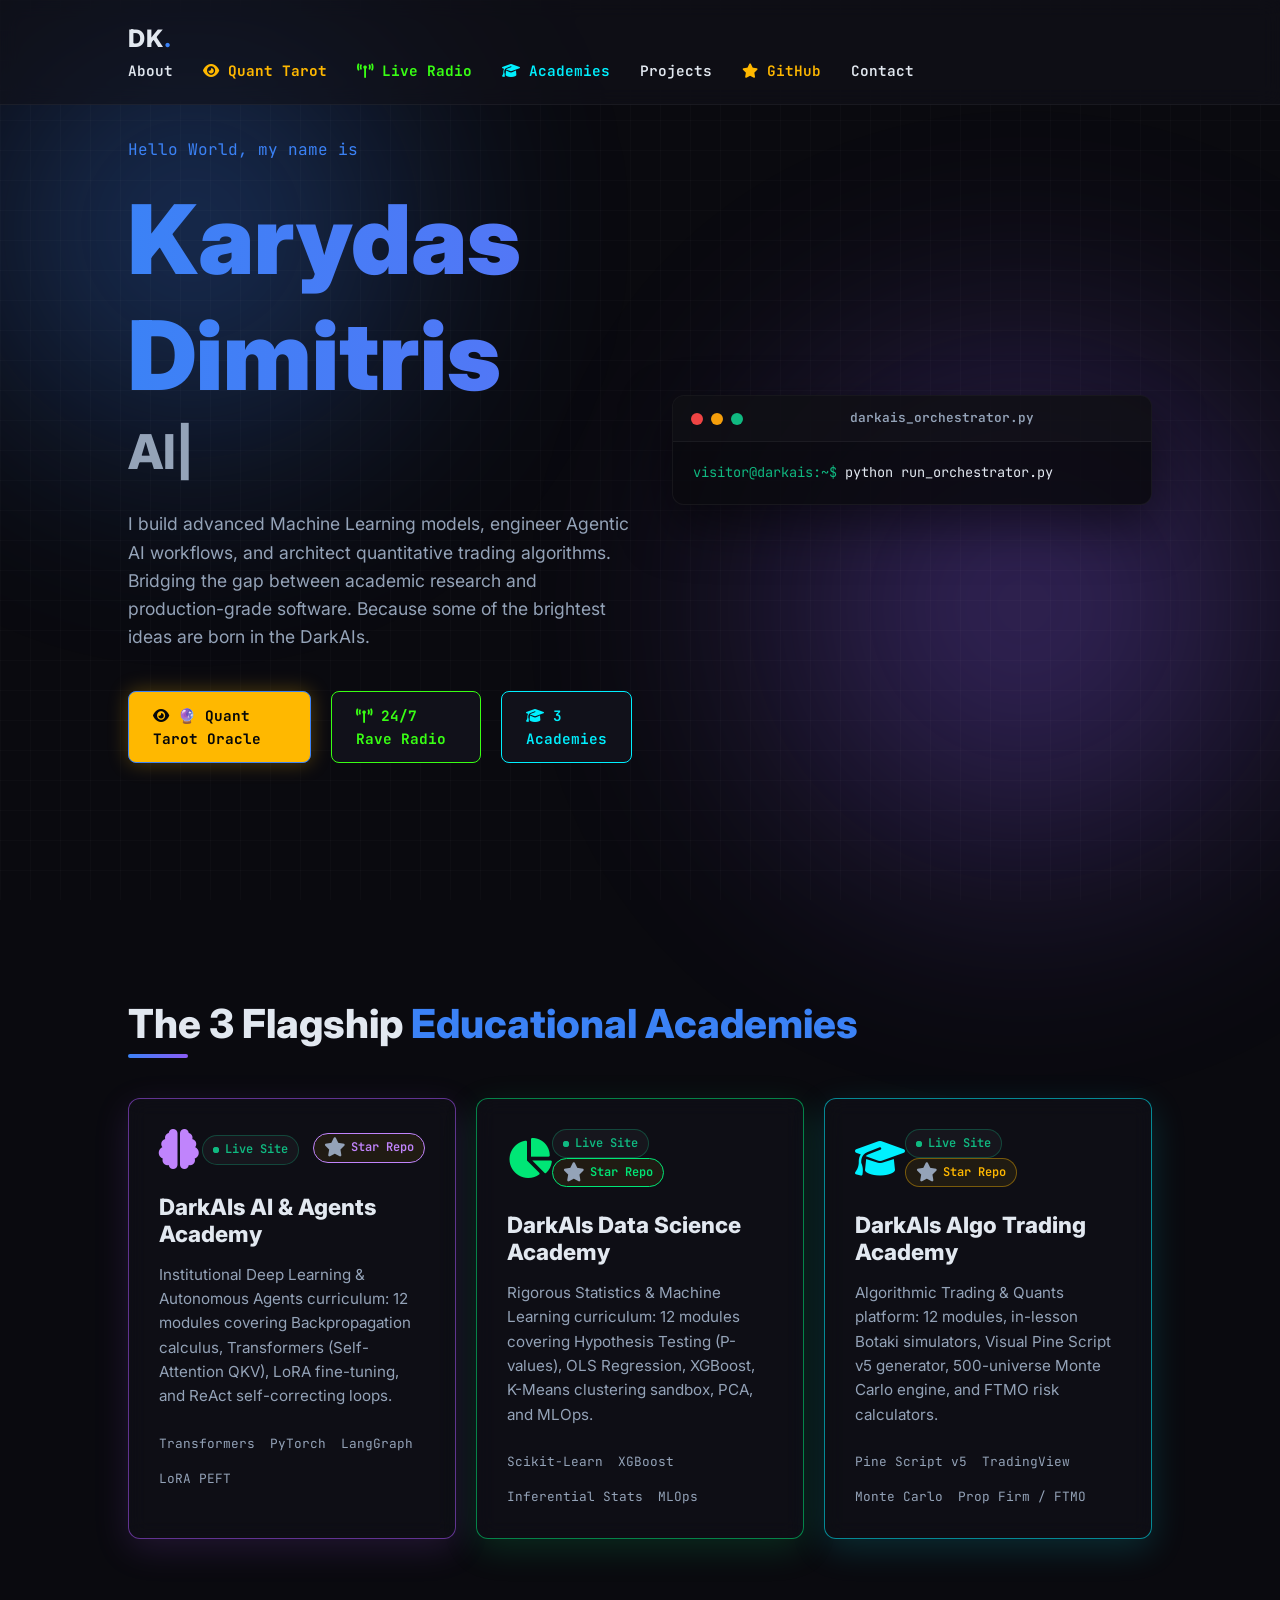
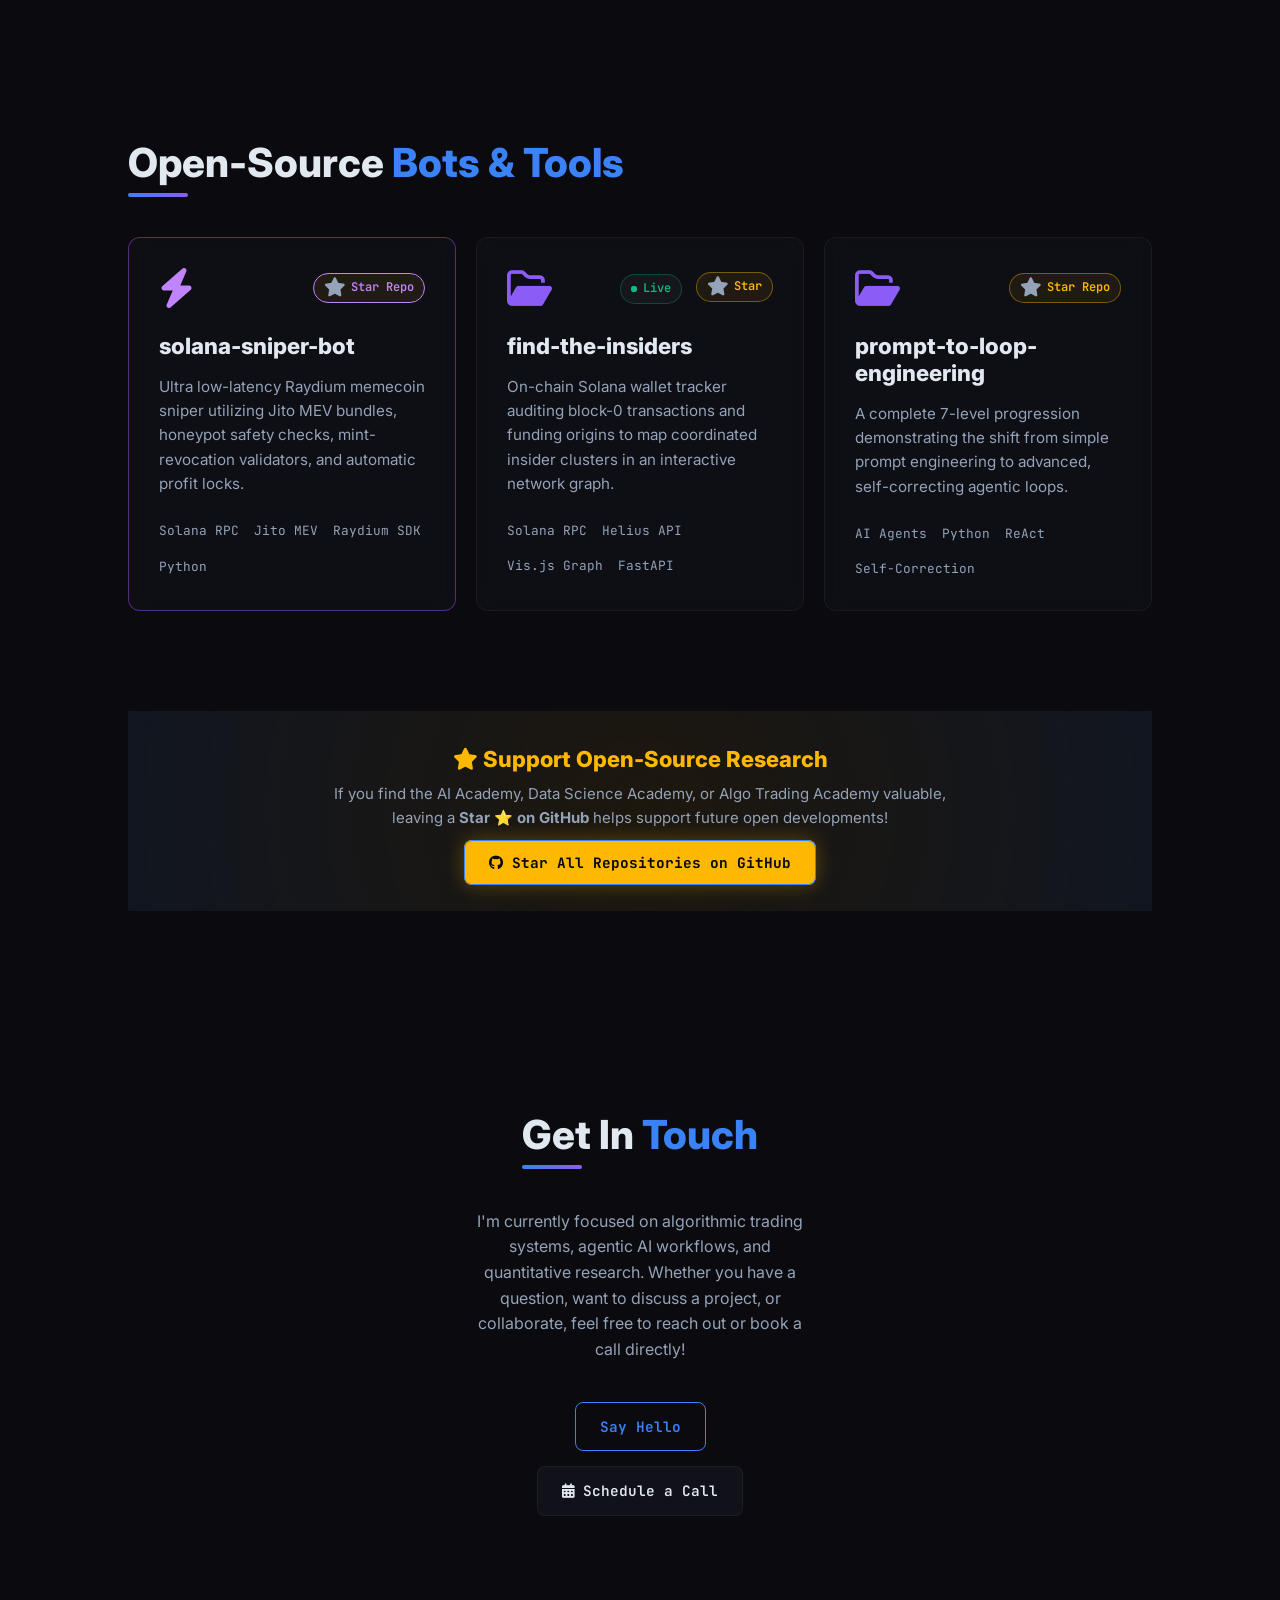
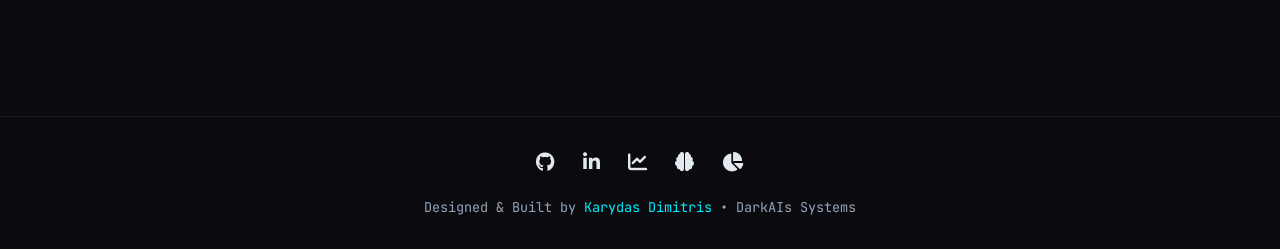
<file: index.html>
<!DOCTYPE html>
<html lang="en">
<head>
    <meta charset="UTF-8">
    <meta name="viewport" content="width=device-width, initial-scale=1.0">
    <title>Dimitris Karydas | AI, Quantitative Finance & Data Science Portfolio</title>
    <!-- Google Fonts: Inter & JetBrains Mono -->
    <link rel="preconnect" href="https://fonts.googleapis.com">
    <link rel="preconnect" href="https://fonts.gstatic.com" crossorigin>
    <link href="https://fonts.googleapis.com/css2?family=Inter:wght@300;400;600;800&family=JetBrains+Mono:wght@400;700&family=Orbitron:wght@600;800&display=swap" rel="stylesheet">
    <!-- FontAwesome for icons -->
    <link rel="stylesheet" href="https://cdnjs.cloudflare.com/ajax/libs/font-awesome/6.4.0/css/all.min.css">
    <link rel="stylesheet" href="style.css">
</head>
<body>
    <!-- Background Animated Particles / Gradients -->
    <div class="bg-gradient-1"></div>
    <div class="bg-gradient-2"></div>
    <div class="grid-overlay"></div>

    <header>
        <nav>
            <div class="logo">DK<span class="dot">.</span></div>
            <ul class="nav-links">
                <li><a href="#about">About</a></li>
                <li><a href="https://karidasd.github.io/quant-tarot/" target="_blank" style="color:#FFB800; font-weight:700;"><i class="fas fa-eye"></i> Quant Tarot</a></li>
                <li><a href="https://karidasd.github.io/darkais-web-radio/" target="_blank" style="color:#39FF14; font-weight:700;"><i class="fas fa-broadcast-tower"></i> Live Radio</a></li>
                <li><a href="#academies" style="color:#00F0FF; font-weight:600;"><i class="fas fa-graduation-cap"></i> Academies</a></li>
                <li><a href="#projects">Projects</a></li>
                <li><a href="https://github.com/karidasd" target="_blank" style="color:#FFB800; font-weight:600;"><i class="fas fa-star"></i> GitHub</a></li>
                <li><a href="#contact">Contact</a></li>
            </ul>
        </nav>
    </header>

    <main>
        <!-- HERO SECTION -->
        <section id="hero" class="hero">
            <div class="hero-container">
                <div class="hero-content">
                    <p class="greeting">Hello World, my name is</p>
                    <h1 class="name">Karydas Dimitris</h1>
                    <h2 class="title type-wrap">
                        <span id="typed-text"></span><span class="cursor">|</span>
                    </h2>
                    <p class="description">
                        I build advanced Machine Learning models, engineer Agentic AI workflows, and architect quantitative trading algorithms. Bridging the gap between academic research and production-grade software. Because some of the brightest ideas are born in the DarkAIs.
                    </p>
                    <div class="hero-buttons">
                        <a href="https://karidasd.github.io/quant-tarot/" target="_blank" class="btn btn-primary" style="background:#FFB800; color:#05070A; box-shadow:0 0 20px rgba(255,184,0,0.3); font-weight:bold;"><i class="fas fa-eye"></i> 🔮 Quant Tarot Oracle</a>
                        <a href="https://karidasd.github.io/darkais-web-radio/" target="_blank" class="btn btn-secondary" style="border-color:#39FF14; color:#39FF14; font-weight:bold;"><i class="fas fa-broadcast-tower"></i> 24/7 Rave Radio</a>
                        <a href="#academies" class="btn btn-secondary" style="border-color:#00F0FF; color:#00F0FF;"><i class="fas fa-graduation-cap"></i> 3 Academies</a>
                    </div>
                </div>
                <div class="hero-terminal glass-card">
                    <div class="terminal-header">
                        <span class="dot red"></span>
                        <span class="dot yellow"></span>
                        <span class="dot green"></span>
                        <span class="terminal-title">darkais_orchestrator.py</span>
                    </div>
                    <div class="terminal-body" id="terminal-body">
                        <span class="t-green">visitor@darkais:~$</span> python run_orchestrator.py<br>
                        <span class="t-blue">[INFO]</span> Initializing DarkAIs Quant & AI Ecosystem...<br>
                        <span class="t-yellow">[ACADEMIES]</span> Online: Algo Trading, AI & Agents, Data Science...<br>
                        <span class="t-green">[SUCCESS]</span> 36 Deep Modules & Interactive Sandboxes Ready.<br>
                        <span class="t-green">visitor@darkais:~$</span> <span class="blink-cursor">_</span>
                    </div>
                </div>
            </div>
        </section>

        <!-- THE 3 FLAGSHIP ACADEMIES SECTION -->
        <section id="academies" class="projects section">
            <h2 class="section-title">The 3 Flagship <span>Educational Academies</span></h2>
            <div class="projects-grid">
                
                <!-- Academy 1: AI & Agents Academy -->
                <div class="project-card" style="border-color: rgba(168, 85, 247, 0.55); box-shadow: 0 10px 35px rgba(168, 85, 247, 0.15);">
                    <div class="project-content">
                        <div class="project-header">
                            <i class="fas fa-brain folder-icon" style="color:#C084FC;"></i>
                            <div class="project-links">
                                <a href="https://karidasd.github.io/ai-academy/" target="_blank" class="live-indicator live"><span class="dot-blink green"></span> Live Site</a>
                                <a href="https://github.com/karidasd/ai-academy" target="_blank" class="star-cta-btn" style="border-color:#C084FC; color:#C084FC;"><i class="fas fa-star"></i> Star Repo</a>
                            </div>
                        </div>
                        <h3 class="project-title" style="color:#C084FC;"><a href="https://karidasd.github.io/ai-academy/" target="_blank">DarkAIs AI & Agents Academy</a></h3>
                        <p class="project-desc">Institutional Deep Learning & Autonomous Agents curriculum: 12 modules covering Backpropagation calculus, Transformers (Self-Attention QKV), LoRA fine-tuning, and ReAct self-correcting loops.</p>
                        <ul class="project-tech-list">
                            <li>Transformers</li>
                            <li>PyTorch</li>
                            <li>LangGraph</li>
                            <li>LoRA PEFT</li>
                        </ul>
                    </div>
                </div>

                <!-- Academy 2: Data Science & ML Academy -->
                <div class="project-card" style="border-color: rgba(0, 230, 118, 0.55); box-shadow: 0 10px 35px rgba(0, 230, 118, 0.15);">
                    <div class="project-content">
                        <div class="project-header">
                            <i class="fas fa-chart-pie folder-icon" style="color:#00E676;"></i>
                            <div class="project-links">
                                <a href="https://karidasd.github.io/data-science-academy/" target="_blank" class="live-indicator live"><span class="dot-blink green"></span> Live Site</a>
                                <a href="https://github.com/karidasd/data-science-academy" target="_blank" class="star-cta-btn" style="border-color:#00E676; color:#00E676;"><i class="fas fa-star"></i> Star Repo</a>
                            </div>
                        </div>
                        <h3 class="project-title" style="color:#00E676;"><a href="https://karidasd.github.io/data-science-academy/" target="_blank">DarkAIs Data Science Academy</a></h3>
                        <p class="project-desc">Rigorous Statistics & Machine Learning curriculum: 12 modules covering Hypothesis Testing (P-values), OLS Regression, XGBoost, K-Means clustering sandbox, PCA, and MLOps.</p>
                        <ul class="project-tech-list">
                            <li>Scikit-Learn</li>
                            <li>XGBoost</li>
                            <li>Inferential Stats</li>
                            <li>MLOps</li>
                        </ul>
                    </div>
                </div>

                <!-- Academy 3: Algo Trading Academy -->
                <div class="project-card" style="border-color: rgba(0, 240, 255, 0.55); box-shadow: 0 10px 35px rgba(0, 240, 255, 0.15);">
                    <div class="project-content">
                        <div class="project-header">
                            <i class="fas fa-graduation-cap folder-icon" style="color:#00F0FF;"></i>
                            <div class="project-links">
                                <a href="https://karidasd.github.io/algo-trading-academy/" target="_blank" class="live-indicator live"><span class="dot-blink green"></span> Live Site</a>
                                <a href="https://github.com/karidasd/algo-trading-academy" target="_blank" class="star-cta-btn"><i class="fas fa-star"></i> Star Repo</a>
                            </div>
                        </div>
                        <h3 class="project-title" style="color:#00F0FF;"><a href="https://karidasd.github.io/algo-trading-academy/" target="_blank">DarkAIs Algo Trading Academy</a></h3>
                        <p class="project-desc">Algorithmic Trading & Quants platform: 12 modules, in-lesson Botaki simulators, Visual Pine Script v5 generator, 500-universe Monte Carlo engine, and FTMO risk calculators.</p>
                        <ul class="project-tech-list">
                            <li>Pine Script v5</li>
                            <li>TradingView</li>
                            <li>Monte Carlo</li>
                            <li>Prop Firm / FTMO</li>
                        </ul>
                    </div>
                </div>

            </div>
        </section>

        <!-- FEATURED APPS & BOTS -->
        <section id="projects" class="projects section">
            <h2 class="section-title">Open-Source <span>Bots & Tools</span></h2>
            <div class="projects-grid">
                
                <!-- Project: Solana Sniper Bot -->
                <div class="project-card" style="border-color: rgba(168, 85, 247, 0.45);">
                    <div class="project-content">
                        <div class="project-header">
                            <i class="fas fa-bolt folder-icon" style="color:#C084FC;"></i>
                            <div class="project-links">
                                <a href="https://github.com/karidasd/solana-sniper-bot" target="_blank" class="star-cta-btn" style="border-color:#C084FC; color:#C084FC;"><i class="fas fa-star"></i> Star Repo</a>
                            </div>
                        </div>
                        <h3 class="project-title" style="color:#C084FC;"><a href="https://github.com/karidasd/solana-sniper-bot" target="_blank">solana-sniper-bot</a></h3>
                        <p class="project-desc">Ultra low-latency Raydium memecoin sniper utilizing Jito MEV bundles, honeypot safety checks, mint-revocation validators, and automatic profit locks.</p>
                        <ul class="project-tech-list">
                            <li>Solana RPC</li>
                            <li>Jito MEV</li>
                            <li>Raydium SDK</li>
                            <li>Python</li>
                        </ul>
                    </div>
                </div>

                <!-- Project: Find The Insiders -->
                <div class="project-card">
                    <div class="project-content">
                        <div class="project-header">
                            <i class="far fa-folder-open folder-icon"></i>
                            <div class="project-links">
                                <a href="https://find-the-insiders.onrender.com" target="_blank" class="live-indicator live"><span class="dot-blink green"></span> Live</a>
                                <a href="https://github.com/karidasd/find-the-insiders" target="_blank" class="star-cta-btn"><i class="fas fa-star"></i> Star</a>
                            </div>
                        </div>
                        <h3 class="project-title"><a href="https://github.com/karidasd/find-the-insiders" target="_blank">find-the-insiders</a></h3>
                        <p class="project-desc">On-chain Solana wallet tracker auditing block-0 transactions and funding origins to map coordinated insider clusters in an interactive network graph.</p>
                        <ul class="project-tech-list">
                            <li>Solana RPC</li>
                            <li>Helius API</li>
                            <li>Vis.js Graph</li>
                            <li>FastAPI</li>
                        </ul>
                    </div>
                </div>

                <!-- Project: Prompt-to-Loop -->
                <div class="project-card">
                    <div class="project-content">
                        <div class="project-header">
                            <i class="far fa-folder-open folder-icon"></i>
                            <div class="project-links">
                                <a href="https://github.com/karidasd/prompt-to-loop-engineering" target="_blank" class="star-cta-btn"><i class="fas fa-star"></i> Star Repo</a>
                            </div>
                        </div>
                        <h3 class="project-title"><a href="https://github.com/karidasd/prompt-to-loop-engineering" target="_blank">prompt-to-loop-engineering</a></h3>
                        <p class="project-desc">A complete 7-level progression demonstrating the shift from simple prompt engineering to advanced, self-correcting agentic loops.</p>
                        <ul class="project-tech-list">
                            <li>AI Agents</li>
                            <li>Python</li>
                            <li>ReAct</li>
                            <li>Self-Correction</li>
                        </ul>
                    </div>
                </div>

            </div>
        </section>

        <!-- STAR ECOSYSTEM CALLOUT BANNER -->
        <section class="section" style="padding-top:0;">
            <div class="glass-card" style="text-align:center; padding: 35px 20px; border-color: rgba(255, 184, 0, 0.4); background: radial-gradient(circle at 50% 50%, rgba(255, 184, 0, 0.08) 0%, rgba(18, 23, 34, 0.95) 100%);">
                <h3 style="font-size: 22px; color: #FFB800; margin-bottom: 10px;"><i class="fas fa-star"></i> Support Open-Source Research</h3>
                <p style="color: #94A3B8; max-width: 650px; margin: 0 auto 20px; font-size: 15px;">If you find the AI Academy, Data Science Academy, or Algo Trading Academy valuable, leaving a <strong>Star ⭐ on GitHub</strong> helps support future open developments!</p>
                <a href="https://github.com/karidasd?tab=repositories" target="_blank" class="btn btn-primary" style="background:#FFB800; color:#05070A; font-weight:bold; box-shadow:0 0 20px rgba(255,184,0,0.3);"><i class="fab fa-github"></i> Star All Repositories on GitHub</a>
            </div>
        </section>

        <!-- CONTACT SECTION -->
        <section id="contact" class="contact section">
            <h2 class="section-title">Get In <span>Touch</span></h2>
            <p>I'm currently focused on algorithmic trading systems, agentic AI workflows, and quantitative research. Whether you have a question, want to discuss a project, or collaborate, feel free to reach out or book a call directly!</p>
            <div style="display: flex; gap: 15px; justify-content: center; margin-top: 20px; flex-wrap: wrap;">
                <a href="mailto:karidasdimitris23@gmail.com" class="btn btn-primary">Say Hello</a>
                <a href="https://calendly.com/karidasdimitris23" target="_blank" class="btn btn-secondary" style="display: flex; align-items: center; gap: 8px;"><i class="fas fa-calendar-alt"></i> Schedule a Call</a>
            </div>
        </section>
    </main>

    <footer>
        <div class="social-links">
            <a href="https://github.com/karidasd" target="_blank"><i class="fab fa-github"></i></a>
            <a href="https://www.linkedin.com/in/dimitris-karydas-04638362/" target="_blank"><i class="fab fa-linkedin-in"></i></a>
            <a href="https://karidasd.github.io/algo-trading-academy/" target="_blank" title="Trading Academy"><i class="fas fa-chart-line"></i></a>
            <a href="https://karidasd.github.io/ai-academy/" target="_blank" title="AI Academy"><i class="fas fa-brain"></i></a>
            <a href="https://karidasd.github.io/data-science-academy/" target="_blank" title="Data Science Academy"><i class="fas fa-chart-pie"></i></a>
        </div>
        <p>Designed & Built by <a href="https://github.com/karidasd" target="_blank" style="color:#00F0FF;">Karydas Dimitris</a> • DarkAIs Systems</p>
    </footer>

    <script src="script.js"></script>
</body>
</html>
</file>
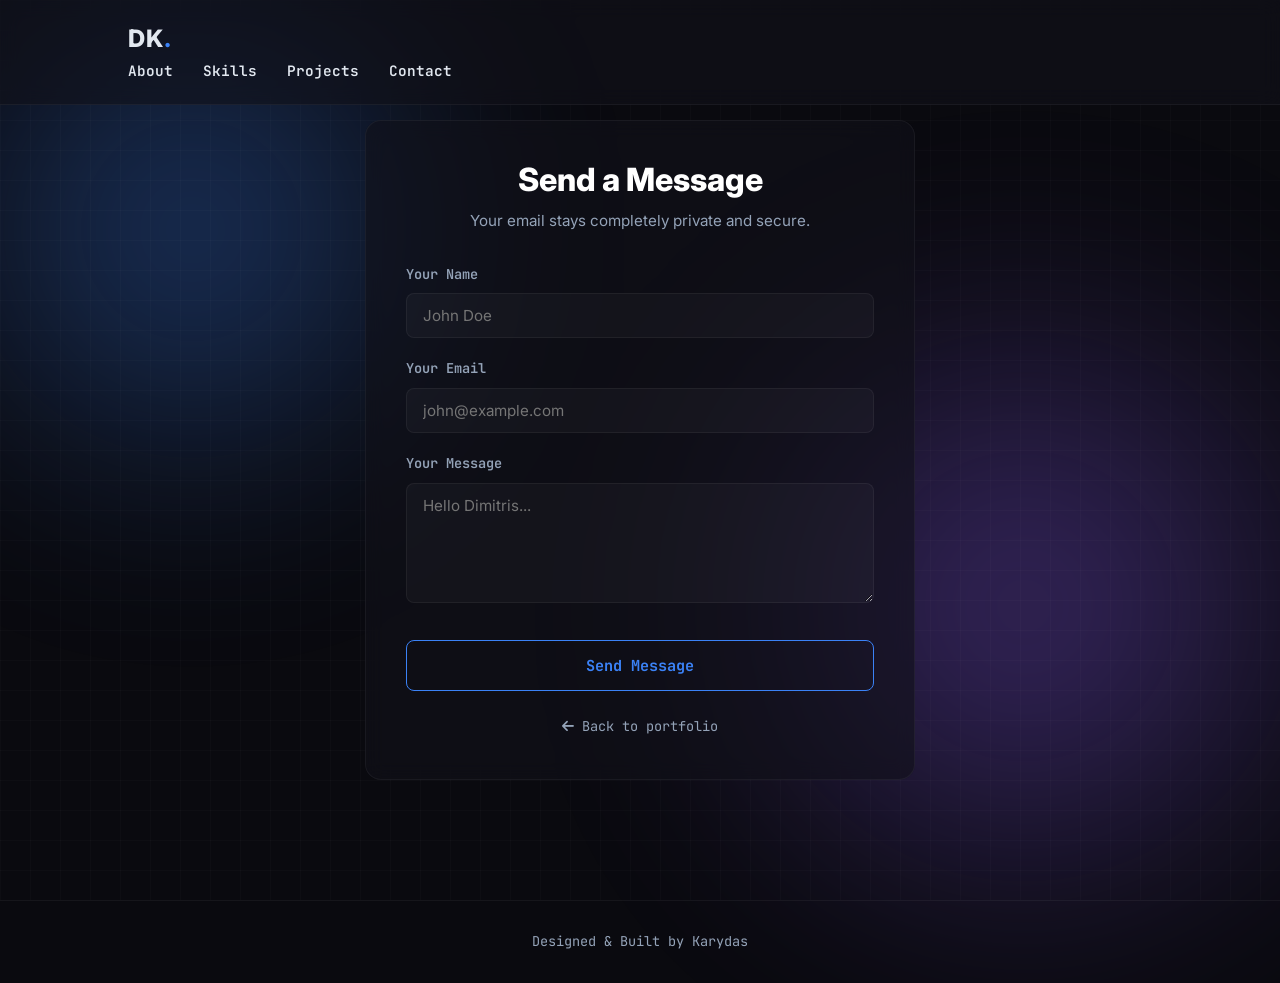
<file: contact.html>
<!DOCTYPE html>
<html lang="en">
<head>
    <meta charset="UTF-8">
    <meta name="viewport" content="width=device-width, initial-scale=1.0">
    <title>Contact | Karydas Dimitris</title>
    <!-- Google Fonts: Inter -->
    <link rel="preconnect" href="https://fonts.googleapis.com">
    <link rel="preconnect" href="https://fonts.gstatic.com" crossorigin>
    <link href="https://fonts.googleapis.com/css2?family=Inter:wght@300;400;600;800&family=JetBrains+Mono:wght@400;700&display=swap" rel="stylesheet">
    <!-- FontAwesome for icons -->
    <link rel="stylesheet" href="https://cdnjs.cloudflare.com/ajax/libs/font-awesome/6.4.0/css/all.min.css">
    <link rel="stylesheet" href="style.css">
    <style>
        .contact-container {
            min-height: 100vh;
            display: flex;
            align-items: center;
            justify-content: center;
            padding: 80px 10%;
        }
        .contact-form-card {
            width: 100%;
            max-width: 550px;
            backdrop-filter: blur(10px);
            border-radius: 16px;
            padding: 40px;
            border: 1px solid var(--glass-border);
            background: var(--glass-bg);
            transition: all 0.3s ease;
        }
        .contact-form-card:hover {
            box-shadow: 0 15px 35px rgba(59, 130, 246, 0.15), 0 0 25px rgba(139, 92, 246, 0.15);
            background: linear-gradient(var(--bg-dark), var(--bg-dark)) padding-box,
                        linear-gradient(135deg, var(--accent-primary), var(--accent-secondary)) border-box;
            border: 1px solid transparent;
        }
        .form-header {
            text-align: center;
            margin-bottom: 30px;
        }
        .form-header h1 {
            font-size: 2rem;
            font-weight: 800;
            margin-bottom: 10px;
            color: #fff;
        }
        .form-header p {
            color: var(--text-secondary);
            font-size: 0.95rem;
        }
        .form-group {
            margin-bottom: 20px;
            text-align: left;
        }
        .form-group label {
            display: block;
            font-size: 0.85rem;
            color: var(--text-secondary);
            margin-bottom: 8px;
            font-family: var(--font-mono);
            font-weight: 600;
        }
        .form-control {
            width: 100%;
            padding: 12px 16px;
            background: rgba(255, 255, 255, 0.03);
            border: 1px solid var(--glass-border);
            border-radius: 8px;
            color: #fff;
            font-family: var(--font-sans);
            font-size: 0.95rem;
            transition: all 0.3s ease;
        }
        .form-control:focus {
            outline: none;
            border-color: var(--accent-primary);
            background: rgba(255, 255, 255, 0.05);
            box-shadow: 0 0 15px rgba(59, 130, 246, 0.15);
        }
        textarea.form-control {
            resize: vertical;
            min-height: 120px;
        }
        .btn-submit {
            width: 100%;
            padding: 14px;
            margin-top: 10px;
            border-radius: 8px;
            border: 1px solid var(--accent-primary);
            background: transparent;
            color: var(--accent-primary);
            font-family: var(--font-mono);
            font-weight: 700;
            font-size: 0.95rem;
            cursor: pointer;
            transition: all 0.3s ease;
        }
        .btn-submit:hover {
            background: rgba(59, 130, 246, 0.1);
            transform: translateY(-2px);
            box-shadow: 0 10px 20px rgba(59, 130, 246, 0.2);
        }
        .back-link {
            display: inline-block;
            margin-top: 25px;
            font-family: var(--font-mono);
            font-size: 0.85rem;
            color: var(--text-secondary);
            transition: color 0.3s ease;
        }
        .back-link:hover {
            color: var(--accent-primary);
        }
        .success-message {
            display: none;
            text-align: center;
            padding: 20px;
        }
        .success-message i {
            font-size: 3rem;
            color: #10b981;
            margin-bottom: 15px;
        }
        .success-message h2 {
            font-size: 1.5rem;
            margin-bottom: 10px;
            color: #fff;
        }
        .success-message p {
            color: var(--text-secondary);
            margin-bottom: 20px;
        }
    </style>
</head>
<body>
    <!-- Background Animated Particles / Gradients -->
    <div class="bg-gradient-1"></div>
    <div class="bg-gradient-2"></div>
    <div class="grid-overlay"></div>

    <header>
        <nav>
            <div class="logo"><a href="index.html">DK<span class="dot">.</span></a></div>
            <ul class="nav-links">
                <li><a href="index.html#about">About</a></li>
                <li><a href="index.html#skills">Skills</a></li>
                <li><a href="index.html#projects">Projects</a></li>
                <li><a href="index.html#contact">Contact</a></li>
            </ul>
        </nav>
    </header>

    <main class="contact-container">
        <div class="contact-form-card">
            
            <div id="form-container">
                <div class="form-header">
                    <h1>Send a Message</h1>
                    <p>Your email stays completely private and secure.</p>
                </div>
                
                <!-- Web3Forms Form -->
                <form action="https://api.web3forms.com/submit" method="POST" id="contact-form">
                    <!-- Web3Forms Access Key -->
                    <input type="hidden" name="access_key" value="7eeeebe1-7ca5-4c06-8895-355fa8e82992">
                    
                    <!-- Email Form Metadata -->
                    <input type="hidden" name="from_name" value="Karydas Dimitris Portfolio">
                    <input type="hidden" name="subject" value="New message from portfolio visitor">
                    
                    <div class="form-group">
                        <label for="name">Your Name</label>
                        <input type="text" name="name" id="name" class="form-control" placeholder="John Doe" required>
                    </div>
                    
                    <div class="form-group">
                        <label for="email">Your Email</label>
                        <input type="email" name="email" id="email" class="form-control" placeholder="john@example.com" required>
                    </div>
                    
                    <div class="form-group">
                        <label for="message">Your Message</label>
                        <textarea name="message" id="message" class="form-control" placeholder="Hello Dimitris..." required></textarea>
                    </div>
                    
                    <!-- Honeypot Spam Protection -->
                    <input type="checkbox" name="botcheck" class="hidden" style="display: none;">
                    
                    <button type="submit" class="btn-submit">Send Message</button>
                </form>
            </div>

            <!-- Success State -->
            <div id="success-state" class="success-message">
                <i class="far fa-check-circle"></i>
                <h2>Message Sent!</h2>
                <p>Thank you for reaching out. I'll get back to you as soon as possible.</p>
                <a href="index.html" class="btn btn-secondary">Back to Home</a>
            </div>

            <div style="text-align: center;">
                <a href="index.html" class="back-link"><i class="fas fa-arrow-left"></i> Back to portfolio</a>
            </div>

        </div>
    </main>

    <footer>
        <p>Designed & Built by Karydas</p>
    </footer>

    <script>
        const form = document.getElementById('contact-form');
        const formContainer = document.getElementById('form-container');
        const successState = document.getElementById('success-state');

        form.addEventListener('submit', function(e) {
            e.preventDefault();
            const formData = new FormData(form);
            const object = Object.fromEntries(formData);
            const json = JSON.stringify(object);

            // Display loading on button
            const btn = form.querySelector('button[type="submit"]');
            const originalText = btn.textContent;
            btn.textContent = "Sending...";
            btn.disabled = true;

            fetch('https://api.web3forms.com/submit', {
                method: 'POST',
                headers: {
                    'Content-Type': 'application/json',
                    'Accept': 'application/json'
                },
                body: json
            })
            .then(async (response) => {
                let json = await response.json();
                if (response.status == 200) {
                    formContainer.style.display = "none";
                    successState.style.display = "block";
                } else {
                    console.log(response);
                    alert(json.message || "Something went wrong!");
                    btn.textContent = originalText;
                    btn.disabled = false;
                }
            })
            .catch(error => {
                console.log(error);
                alert("Form submission failed. Please try again.");
                btn.textContent = originalText;
                btn.disabled = false;
            });
        });
    </script>
</body>
</html>
</file>
<file: style.css>
/* =========================================
   VARIABLES & RESET
========================================= */
:root {
    --bg-dark: #0a0a0f;
    --bg-light: #11111a;
    --text-primary: #e2e8f0;
    --text-secondary: #94a3b8;
    --accent-primary: #3b82f6; /* Blue */
    --accent-secondary: #8b5cf6; /* Purple */
    --glass-bg: rgba(17, 17, 26, 0.6);
    --glass-border: rgba(255, 255, 255, 0.05);
    --font-sans: 'Inter', sans-serif;
    --font-mono: 'JetBrains Mono', monospace;
}

* {
    margin: 0;
    padding: 0;
    box-sizing: border-box;
}

html {
    scroll-behavior: smooth;
}

body {
    background-color: var(--bg-dark);
    color: var(--text-primary);
    font-family: var(--font-sans);
    line-height: 1.6;
    overflow-x: hidden;
    position: relative;
}

/* =========================================
   BACKGROUND ANIMATIONS
========================================= */
.bg-gradient-1, .bg-gradient-2 {
    position: fixed;
    border-radius: 50%;
    filter: blur(100px);
    z-index: -1;
    opacity: 0.4;
    animation: pulse 10s infinite alternate;
}

.bg-gradient-1 {
    top: -10%;
    left: -10%;
    width: 50vw;
    height: 50vw;
    background: radial-gradient(circle, var(--accent-primary) 0%, transparent 70%);
}

.bg-gradient-2 {
    bottom: -10%;
    right: -10%;
    width: 60vw;
    height: 60vw;
    background: radial-gradient(circle, var(--accent-secondary) 0%, transparent 70%);
    animation-delay: 5s;
}

.grid-overlay {
    position: fixed;
    top: 0;
    left: 0;
    width: 100vw;
    height: 100vh;
    background-image: 
        linear-gradient(rgba(255, 255, 255, 0.02) 1px, transparent 1px),
        linear-gradient(90deg, rgba(255, 255, 255, 0.02) 1px, transparent 1px);
    background-size: 30px 30px;
    z-index: -1;
}

@keyframes pulse {
    0% { transform: scale(1) translate(0, 0); opacity: 0.3; }
    100% { transform: scale(1.1) translate(20px, 20px); opacity: 0.5; }
}

/* =========================================
   TYPOGRAPHY & UTILITIES
========================================= */
h1, h2, h3 {
    font-weight: 800;
    line-height: 1.2;
}

a {
    color: var(--text-primary);
    text-decoration: none;
    transition: color 0.3s ease;
}

ul {
    list-style: none;
}

.section {
    padding: 100px 10%;
    max-width: 1400px;
    margin: 0 auto;
}

.section-title {
    font-size: 2.5rem;
    margin-bottom: 50px;
    position: relative;
    display: inline-block;
}

.section-title span {
    color: var(--accent-primary);
}

.section-title::after {
    content: '';
    position: absolute;
    bottom: -10px;
    left: 0;
    width: 60px;
    height: 4px;
    background: linear-gradient(90deg, var(--accent-primary), var(--accent-secondary));
    border-radius: 2px;
}

/* =========================================
   NAVIGATION
========================================= */
header {
    position: fixed;
    top: 0;
    width: 100%;
    padding: 20px 10%;
    background: var(--glass-bg);
    backdrop-filter: blur(10px);
    border-bottom: 1px solid var(--glass-border);
    z-index: 1000;
    display: flex;
    justify-content: space-between;
    align-items: center;
}

.logo {
    font-size: 1.5rem;
    font-weight: 800;
    letter-spacing: 1px;
}

.logo .dot {
    color: var(--accent-primary);
}

.nav-links {
    display: flex;
    gap: 30px;
}

.nav-links a {
    font-family: var(--font-mono);
    font-size: 0.9rem;
    font-weight: 600;
}

.nav-links a:hover {
    color: var(--accent-primary);
}

/* =========================================
   HERO SECTION
========================================= */
.hero {
    min-height: 100vh;
    display: flex;
    align-items: center;
    padding: 0 10%;
    max-width: 1400px;
    margin: 0 auto;
}

.hero-container {
    display: flex;
    justify-content: space-between;
    align-items: center;
    gap: 40px;
    width: 100%;
}

.hero-content {
    max-width: 600px;
}

.greeting {
    font-family: var(--font-mono);
    color: var(--accent-primary);
    margin-bottom: 20px;
}

.name {
    font-size: 6rem;
    font-weight: 900;
    margin-bottom: 10px;
    background: linear-gradient(270deg, #00f2fe, #4facfe, #8b5cf6, #3b82f6);
    background-size: 800% 800%;
    -webkit-background-clip: text;
    -webkit-text-fill-color: transparent;
    animation: gradientFlow 8s ease infinite, glowPulse 2s alternate infinite;
}

@keyframes gradientFlow {
    0% { background-position: 0% 50%; }
    50% { background-position: 100% 50%; }
    100% { background-position: 0% 50%; }
}

@keyframes glowPulse {
    0% { filter: drop-shadow(0 0 10px rgba(59, 130, 246, 0.3)); }
    100% { filter: drop-shadow(0 0 25px rgba(139, 92, 246, 0.8)); }
}

.title {
    font-size: 3rem;
    color: var(--text-secondary);
    margin-bottom: 30px;
}

.description {
    font-size: 1.1rem;
    color: var(--text-secondary);
    max-width: 600px;
    margin-bottom: 40px;
}

.cursor {
    animation: blink 1s step-end infinite;
}

@keyframes blink {
    0%, 100% { opacity: 1; }
    50% { opacity: 0; }
}

.hero-buttons {
    display: flex;
    gap: 20px;
}

.btn {
    padding: 12px 24px;
    border-radius: 8px;
    font-family: var(--font-mono);
    font-size: 0.9rem;
    font-weight: 600;
    cursor: pointer;
    transition: all 0.3s ease;
}

.btn-primary {
    background: transparent;
    color: var(--accent-primary);
    border: 1px solid var(--accent-primary);
}

.btn-primary:hover {
    background: rgba(59, 130, 246, 0.1);
    transform: translateY(-3px);
    box-shadow: 0 10px 20px rgba(59, 130, 246, 0.2);
}

.btn-secondary {
    background: var(--bg-light);
    color: var(--text-primary);
    border: 1px solid var(--glass-border);
}

.btn-secondary:hover {
    border-color: var(--text-primary);
    transform: translateY(-3px);
}

/* =========================================
   SKILLS SECTION
========================================= */
.skills-grid {
    display: grid;
    grid-template-columns: repeat(auto-fit, minmax(250px, 1fr));
    gap: 30px;
}

.skill-card {
    background: var(--glass-bg);
    border: 1px solid var(--glass-border);
    border-radius: 12px;
    padding: 30px;
    backdrop-filter: blur(10px);
    transition: transform 0.3s ease, box-shadow 0.3s ease;
}

.skill-card:hover {
    transform: translateY(-10px);
    box-shadow: 0 10px 40px rgba(59, 130, 246, 0.4);
    border-color: rgba(59, 130, 246, 1);
}

.skill-icon {
    font-size: 2.5rem;
    color: var(--accent-primary);
    margin-bottom: 20px;
}

.skill-card h3 {
    font-size: 1.2rem;
    margin-bottom: 10px;
    color: #fff;
}

.skill-card p {
    font-size: 0.95rem;
    color: var(--text-secondary);
}

/* =========================================
   PROJECTS SECTION
========================================= */
.projects-grid {
    display: grid;
    grid-template-columns: repeat(auto-fill, minmax(300px, 1fr));
    gap: 20px;
}

.project-card {
    display: block;
    background: var(--glass-bg);
    border: 1px solid var(--glass-border);
    border-radius: 12px;
    padding: 30px;
    height: 100%;
    transition: all 0.3s ease;
    backdrop-filter: blur(10px);
}

.project-card:hover {
    transform: translateY(-8px);
    box-shadow: 0 15px 35px rgba(59, 130, 246, 0.15), 0 0 25px rgba(139, 92, 246, 0.15);
    background: linear-gradient(var(--bg-dark), var(--bg-dark)) padding-box,
                linear-gradient(135deg, var(--accent-primary), var(--accent-secondary)) border-box;
    border: 1px solid transparent;
}

.project-header {
    display: flex;
    justify-content: space-between;
    align-items: center;
    margin-bottom: 25px;
}

.folder-icon {
    font-size: 2.5rem;
    color: var(--accent-secondary);
}

.project-links i {
    font-size: 1.2rem;
    color: var(--text-secondary);
    transition: color 0.3s ease;
}

.project-card:hover .project-links i {
    color: var(--accent-primary);
}

.project-title {
    font-size: 1.4rem;
    color: #fff;
    margin-bottom: 15px;
}

.project-desc {
    color: var(--text-secondary);
    font-size: 0.95rem;
    margin-bottom: 25px;
}

.project-tech-list {
    display: flex;
    flex-wrap: wrap;
    gap: 15px;
    font-family: var(--font-mono);
    font-size: 0.8rem;
    color: var(--text-secondary);
}

/* =========================================
   CONTACT & FOOTER
========================================= */
.contact {
    text-align: center;
    max-width: 600px;
    margin: 0 auto 100px;
}

.contact p {
    margin-bottom: 40px;
    color: var(--text-secondary);
}

footer {
    text-align: center;
    padding: 30px;
    font-family: var(--font-mono);
    font-size: 0.85rem;
    color: var(--text-secondary);
    border-top: 1px solid var(--glass-border);
}

.social-links {
    margin-bottom: 20px;
}

.social-links a {
    font-size: 1.2rem;
    margin: 0 10px;
}

.social-links a:hover {
    color: var(--accent-primary);
}

/* =========================================
   RESPONSIVE DESIGN
========================================= */
@media (max-width: 768px) {
    .name { font-size: 3.5rem; }
    .title { font-size: 2rem; }
    .nav-links { display: none; } /* Mobile menu could be added later */
    .section { padding: 80px 5%; }
}

/* =========================================
   TECH BADGES & LIVE INDICATORS
========================================= */
.tech-badges {
    display: flex;
    flex-wrap: wrap;
    gap: 8px;
    margin-top: 15px;
}

.badge {
    background: rgba(59, 130, 246, 0.08);
    border: 1px solid rgba(59, 130, 246, 0.2);
    color: var(--accent-primary);
    padding: 4px 10px;
    border-radius: 20px;
    font-size: 0.8rem;
    font-weight: 600;
    transition: all 0.3s ease;
}

.skill-card:hover .badge {
    background: rgba(139, 92, 246, 0.15);
    border-color: rgba(139, 92, 246, 0.4);
    color: var(--accent-secondary);
}

.live-indicator {
    display: inline-flex;
    align-items: center;
    gap: 6px;
    background: rgba(255, 255, 255, 0.04);
    border: 1px solid var(--glass-border);
    padding: 4px 10px;
    border-radius: 20px;
    font-family: var(--font-mono);
    font-size: 0.75rem;
    font-weight: 600;
    color: var(--text-secondary);
    margin-right: 10px;
    vertical-align: middle;
}

.live-indicator.live {
    border-color: rgba(16, 185, 129, 0.3);
    color: #10b981;
}

.dot-blink {
    width: 6px;
    height: 6px;
    background-color: var(--accent-primary);
    border-radius: 50%;
    display: inline-block;
    position: relative;
}

.dot-blink.green {
    background-color: #10b981;
}

.dot-blink::after {
    content: '';
    width: 100%;
    height: 100%;
    background-color: inherit;
    border-radius: 50%;
    position: absolute;
    top: 0;
    left: 0;
    animation: ping 1.5s cubic-bezier(0, 0, 0.2, 1) infinite;
}

@keyframes ping {
    75%, 100% {
        transform: scale(3);
        opacity: 0;
    }
}

/* =========================================
   HERO TERMINAL & CLI
========================================= */
.hero-terminal {
    width: 100%;
    max-width: 480px;
    font-family: var(--font-mono);
    border-radius: 12px;
    overflow: hidden;
    box-shadow: 0 20px 50px rgba(0, 0, 0, 0.5);
    background: rgba(10, 10, 15, 0.85);
    border: 1px solid var(--glass-border);
}

.terminal-header {
    background: rgba(255, 255, 255, 0.02);
    padding: 12px 18px;
    border-bottom: 1px solid rgba(255, 255, 255, 0.05);
    display: flex;
    align-items: center;
    gap: 8px;
}

.terminal-header .dot {
    width: 12px;
    height: 12px;
    border-radius: 50%;
    display: inline-block;
}

.terminal-header .dot.red { background-color: #ef4444; }
.terminal-header .dot.yellow { background-color: #f59e0b; }
.terminal-header .dot.green { background-color: #10b981; }

.terminal-title {
    margin-left: auto;
    margin-right: auto;
    font-size: 0.8rem;
    color: var(--text-secondary);
    font-weight: 600;
}

.terminal-body {
    padding: 20px;
    font-size: 0.85rem;
    line-height: 1.6;
    color: #e2e8f0;
    text-align: left;
}

.t-green { color: #10b981; }
.t-blue { color: #3b82f6; }
.t-yellow { color: #f59e0b; }

.blink-cursor {
    animation: cursorBlink 1s step-end infinite;
}

@keyframes cursorBlink {
    0%, 100% { opacity: 1; }
    50% { opacity: 0; }
}

/* =========================================
   GITHUB DASHBOARD
========================================= */
.github-grid {
    display: grid;
    grid-template-columns: repeat(auto-fit, minmax(340px, 1fr));
    gap: 25px;
}

.github-card h3 {
    font-size: 1.3rem;
    margin-bottom: 20px;
    color: #fff;
    display: flex;
    align-items: center;
    gap: 10px;
}

.github-card h3 i {
    color: var(--accent-primary);
}

.activity-feed {
    display: flex;
    flex-direction: column;
    gap: 15px;
    min-height: 120px;
}

.activity-item {
    font-size: 0.9rem;
    padding-bottom: 12px;
    border-bottom: 1px solid rgba(255, 255, 255, 0.03);
    color: var(--text-secondary);
    text-align: left;
}

.activity-item:last-child {
    border-bottom: none;
    padding-bottom: 0;
}

.activity-item strong {
    color: #fff;
}

.activity-item span.repo-tag {
    font-family: var(--font-mono);
    font-size: 0.75rem;
    background: rgba(59, 130, 246, 0.1);
    color: var(--accent-primary);
    padding: 2px 6px;
    border-radius: 4px;
    margin-right: 5px;
}

.activity-item span.time-tag {
    float: right;
    font-size: 0.75rem;
    color: rgba(255, 255, 255, 0.2);
}

.stats-container {
    display: flex;
    justify-content: space-around;
    align-items: center;
    height: 100%;
    min-height: 120px;
}

.stat-box {
    text-align: center;
}

.stat-number {
    display: block;
    font-size: 2.2rem;
    font-weight: 800;
    color: var(--accent-primary);
    background: linear-gradient(135deg, var(--accent-primary), var(--accent-secondary));
    -webkit-background-clip: text;
    -webkit-text-fill-color: transparent;
}

.stat-label {
    font-size: 0.8rem;
    color: var(--text-secondary);
    font-family: var(--font-mono);
    margin-top: 5px;
    display: block;
}

.skeleton-line {
    height: 16px;
    background: rgba(255, 255, 255, 0.03);
    border-radius: 4px;
    margin-bottom: 10px;
    position: relative;
    overflow: hidden;
}

.skeleton-line::after {
    content: '';
    position: absolute;
    top: 0; right: 0; bottom: 0; left: 0;
    background: linear-gradient(90deg, transparent, rgba(255,255,255,0.03), transparent);
    transform: translateX(-100%);
    animation: loadingShimmer 1.5s infinite;
}

@keyframes loadingShimmer {
    100% { transform: translateX(100%); }
}

/* =========================================
   RESPONSIVE DESIGN ADDITIONS
========================================= */
@media (max-width: 992px) {
    .hero-container {
        flex-direction: column;
        gap: 40px;
        text-align: center;
    }
    .hero-content {
        max-width: 100%;
    }
    .hero-terminal {
        max-width: 100%;
    }
    .hero-buttons {
        justify-content: center;
    }
}

/* =========================================
   STAR BUTTONS & FLOATING CTA
========================================= */
.star-cta-btn {
    display: inline-flex;
    align-items: center;
    gap: 5px;
    padding: 4px 10px;
    background: rgba(255, 184, 0, 0.08);
    border: 1px solid rgba(255, 184, 0, 0.4);
    color: #FFB800;
    font-size: 0.75rem;
    font-family: var(--font-mono);
    font-weight: 600;
    border-radius: 20px;
    transition: all 0.2s ease;
    text-decoration: none;
}
.star-cta-btn:hover {
    background: rgba(255, 184, 0, 0.2);
    border-color: #FFB800;
    box-shadow: 0 0 12px rgba(255, 184, 0, 0.3);
    transform: translateY(-1px);
    color: #FFF;
}

.floating-star-badge {
    position: fixed;
    bottom: 24px;
    right: 24px;
    z-index: 999;
    display: flex;
    align-items: center;
    gap: 8px;
    background: #121722;
    border: 1px solid #FFB800;
    padding: 10px 18px;
    border-radius: 30px;
    box-shadow: 0 10px 25px rgba(0, 0, 0, 0.8), 0 0 20px rgba(255, 184, 0, 0.25);
    color: #F0F4F8;
    font-family: 'Inter', sans-serif;
    font-size: 0.85rem;
    font-weight: 700;
    text-decoration: none;
    transition: all 0.25s ease;
    animation: pulseStar 3s infinite;
}
.floating-star-badge:hover {
    background: #FFB800;
    color: #05070A;
    transform: scale(1.05) translateY(-3px);
    box-shadow: 0 15px 35px rgba(255, 184, 0, 0.4);
}
@keyframes pulseStar {
    0%, 100% { box-shadow: 0 10px 25px rgba(0, 0, 0, 0.8), 0 0 15px rgba(255, 184, 0, 0.2); }
    50% { box-shadow: 0 10px 25px rgba(0, 0, 0, 0.8), 0 0 30px rgba(255, 184, 0, 0.45); }
}
</file>
